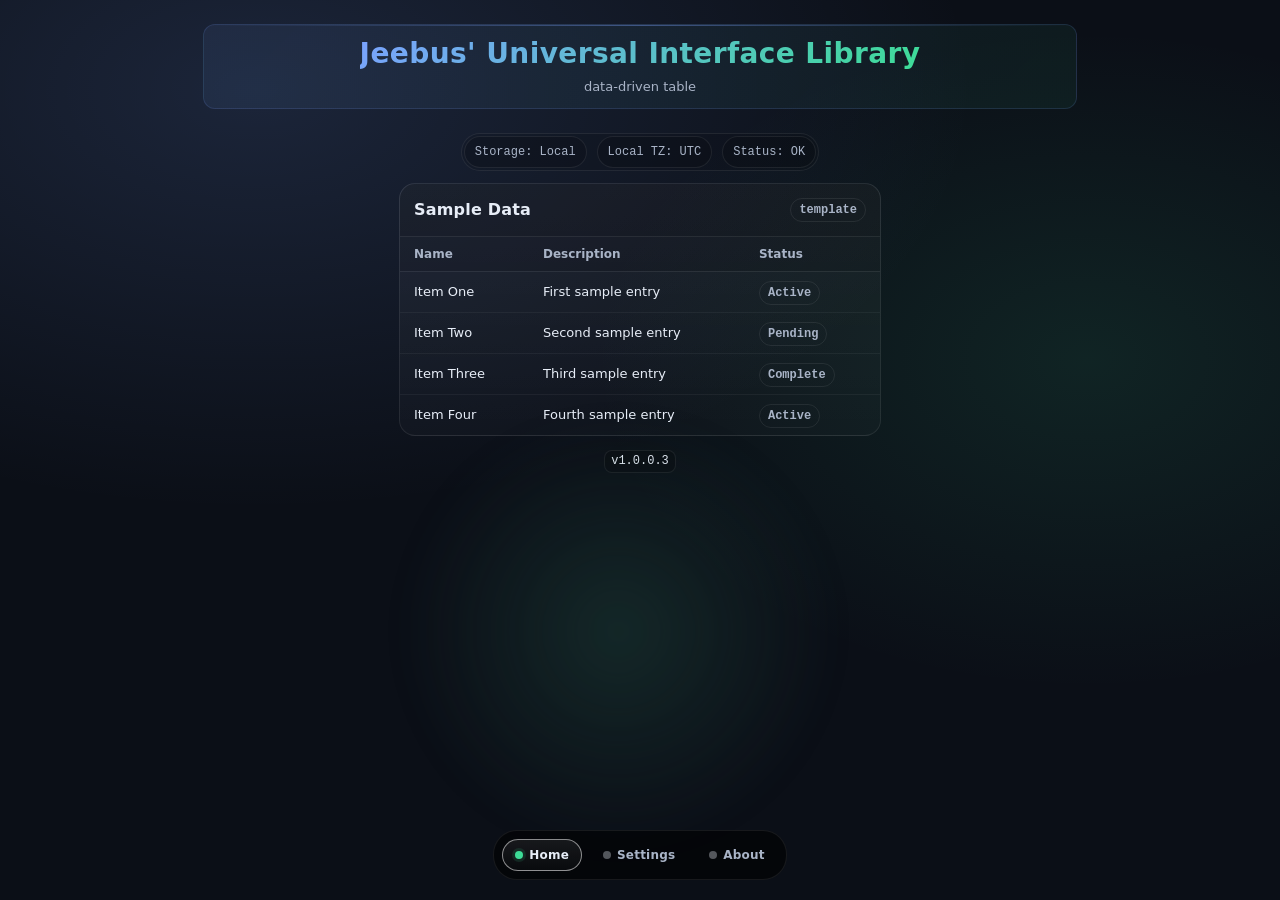
<file: index.html>
<!doctype html>
<html lang="en">
	<head>
		<meta charset="utf-8" />
		<meta name="viewport" content="width=device-width,initial-scale=1,viewport-fit=cover" />
		<meta name="theme-color" content="#0b0f17">
		<meta name="apple-mobile-web-app-capable" content="yes">
		<meta name="apple-mobile-web-app-status-bar-style" content="black-translucent">
		<title>JUIL — Jeebus' Universal Interface Library</title>
		<link rel="icon" href="favicon.ico" sizes="any">
		<link rel="shortcut icon" type="image/x-icon" href="favicon.ico">
		<link rel="stylesheet" href="./assets/site.css">
	</head>

	<body>
		<div class="wrap">
			<header>
				<div>
					<!-- I made this shit, might as well label it instead of put a placeholder on the frontend. -->
					<h1>Jeebus' Universal Interface Library</h1>
					<div class="sub">data-driven table</div>
				</div>
			</header>

			<div class="fadeWrap fadeScroll" id="toolbarFade" style="margin-bottom:12px;">
				<div class="toolbar hScroll" id="toolbarScroll">
					<div class="pill" id="storagePill">Storage: Local</div>
					<div class="pill" id="tzPill">Local TZ: —</div>
					<div class="pill" id="statusPill">Status: —</div>
				</div>
			</div>

			<div class="grid">
				<div class="card">
					<div class="head">
						<div class="title">Sample Data</div>
						<div class="tag">template</div>
					</div>
					<div class="tableScroll tableFade">
						<table>
							<thead>
								<tr>
									<th>Name</th>
									<th>Description</th>
									<th>Status</th>
								</tr>
							</thead>
							<tbody id="dataTable">
								<!-- Populated by script -->
							</tbody>
						</table>
					</div>
				</div>
			</div>

			<div class="footer" style="display:flex;justify-content:center;margin-top:14px;"><code class="inline" id="versionCode">v—</code></div>
		</div>

		<div class="tabsBar" style="width:100%;">
			<nav class="tabs"><a class="tabBtn active" data-tab="home" href="./"><span class="tabDot"></span>Home</a><a class="tabBtn" data-tab="settings" href="https://woahitsjeebus.github.io/JUIL/pages/settings/"><span class="tabDot"></span>Settings</a><a class="tabBtn" data-tab="about" href="./pages/about/"><span class="tabDot"></span>About</a></nav>
		</div>

		<script type="module">
			import {
				attachFadeToScroller,
				autoMarkActiveTab,
				initAppSettings,
				startOrbBackgroundFromSettings,
				_VERSION,
			} from "./assets/site.js"

			// Set up timezone pill
			const tz = Intl.DateTimeFormat().resolvedOptions().timeZone || "Local"
			document.getElementById("tzPill").textContent = `Local TZ: ${tz}`
			document.getElementById("versionCode").textContent = `v${_VERSION}`

			// Initialize app settings and background
			initAppSettings()
			startOrbBackgroundFromSettings({
				spawnEveryMs: 1600,
				sizeMin: 340,
				sizeMax: 720
			})
			
			// Mark active tab
			autoMarkActiveTab("home")
			
			// Attach fade scroll to toolbar
			attachFadeToScroller(document.getElementById("toolbarScroll"), document.getElementById("toolbarFade"))

			// Sample data array
			const sampleData = [
				{ name: "Item One", description: "First sample entry", status: "Active" },
				{ name: "Item Two", description: "Second sample entry", status: "Pending" },
				{ name: "Item Three", description: "Third sample entry", status: "Complete" },
				{ name: "Item Four", description: "Fourth sample entry", status: "Active" },
			]

			// Populate table from data array
			const dataTable = document.getElementById("dataTable")
			for (const item of sampleData) {
				const row = document.createElement("tr")
				
				const nameCell = document.createElement("td")
				nameCell.textContent = item.name
				
				const descCell = document.createElement("td")
				descCell.textContent = item.description
				
				const statusCell = document.createElement("td")
				const statusTag = document.createElement("span")
				statusTag.className = "tag"
				statusTag.textContent = item.status
				statusCell.appendChild(statusTag)
				
				row.appendChild(nameCell)
				row.appendChild(descCell)
				row.appendChild(statusCell)
				dataTable.appendChild(row)
			}

			document.getElementById("statusPill").textContent = "Status: OK"
		</script>
	</body>
</html>
</file>
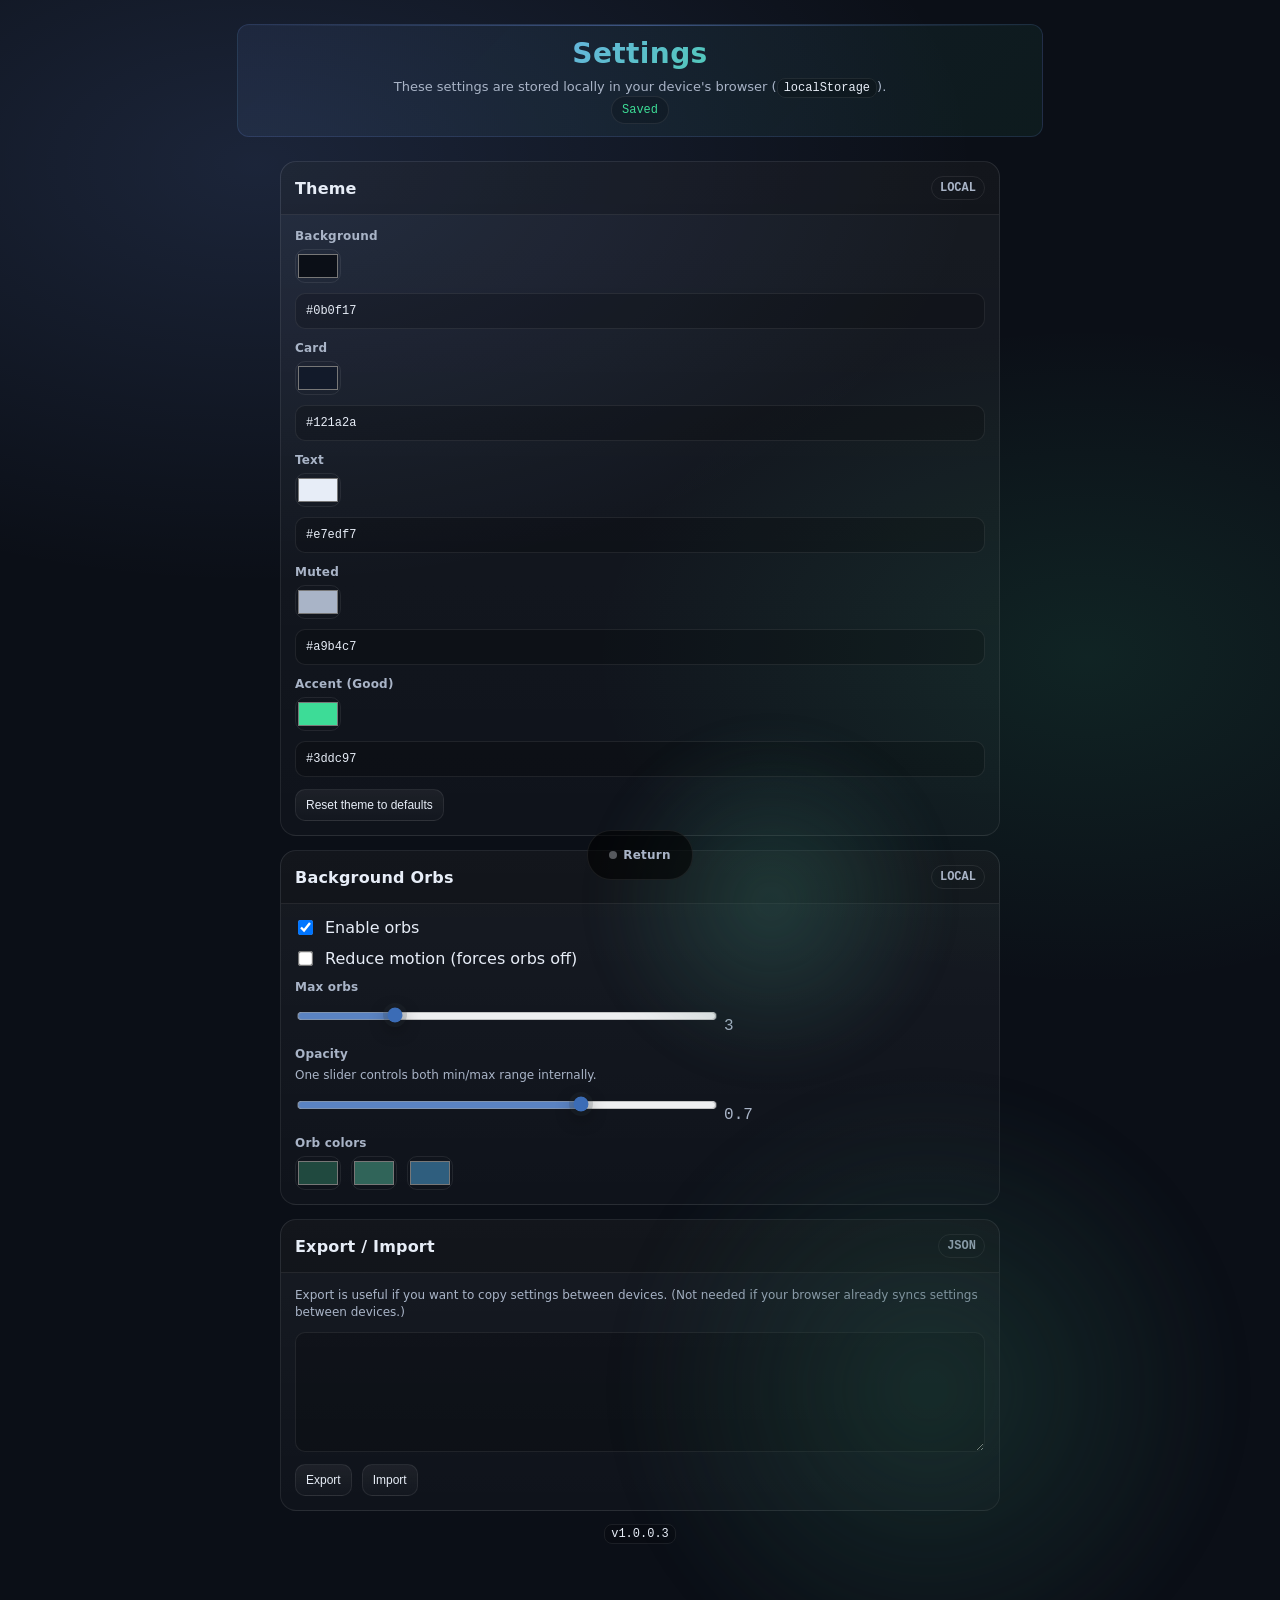
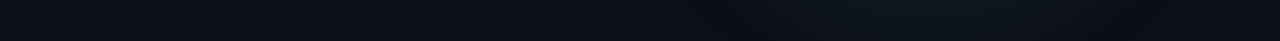
<file: pages/settings/index.html>
<!doctype html>
<html lang="en">
	<head>
		<meta charset="utf-8" />
		<meta name="viewport" content="width=device-width,initial-scale=1,viewport-fit=cover" />
		<meta name="theme-color" content="#0b0f17">
		<meta name="apple-mobile-web-app-capable" content="yes">
		<meta name="apple-mobile-web-app-status-bar-style" content="black-translucent">
		<title>Settings</title>
		<link rel="icon" href="../../favicon.ico" sizes="any">
		<link rel="stylesheet" href="../../assets/site.css">
	</head>
	<body>
		<div class="wrap">
			<header>
				<div>
					<h1>Settings</h1>
					<div class="sub">
						These settings are stored locally in your device's browser (<code class="inline">localStorage</code>).
					</div>
				</div>
				<div class="toolbar">
					<div class="okPill" id="saveState">Not saved yet</div>
				</div>
			</header>
			<div class="grid">
				<section class="card" style="width: 100%;">
					<div class="head">
						<div class="title">Theme</div>
						<div class="tag">LOCAL</div>
					</div>
					<div class="form">
						<div class="field">
							<div class="label">Background</div>
							<div class="controlRow">
								<input type="color" id="bg" />
								<input type="text" id="bgText" />
							</div>
						</div>
						<div class="field">
							<div class="label">Card</div>
							<div class="controlRow">
								<input type="color" id="card" />
								<input type="text" id="cardText" />
							</div>
						</div>
						<div class="field">
							<div class="label">Text</div>
							<div class="controlRow">
								<input type="color" id="text" />
								<input type="text" id="textText" />
							</div>
						</div>
						<div class="field">
							<div class="label">Muted</div>
							<div class="controlRow">
								<input type="color" id="muted" />
								<input type="text" id="mutedText" />
							</div>
						</div>
						<div class="field">
							<div class="label">Accent (Good)</div>
							<div class="controlRow">
								<input type="color" id="good" />
								<input type="text" id="goodText" />
							</div>
						</div>
						<div class="controlRow">
							<button class="smallBtn" id="resetThemeBtn" type="button">Reset theme to defaults</button>
						</div>
					</div>
				</section>
				<section class="card" style="width: 100%;">
					<div class="head">
						<div class="title">Background Orbs</div>
						<div class="tag">LOCAL</div>
					</div>
					<div class="form">
						<label class="switch">
						<input type="checkbox" id="orbsEnabled" />
						<span>Enable orbs</span>
						</label>
						<label class="switch">
						<input type="checkbox" id="reduceMotion" />
						<span>Reduce motion (forces orbs off)</span>
						</label>
						<div class="field">
							<div class="label">Max orbs</div>
							<div class="sliderControl">
								<input type="range" id="maxOrbs" min="1" max="10" step="1" />
								<span class="mono muted" id="maxOrbsVal">—</span>
							</div>
						</div>
						<div class="field">
							<div class="label">Opacity</div>
							<div class="help">One slider controls both min/max range internally.</div>
							<div class="sliderControl">
								<input type="range" id="orbOpacity" min="0.05" max="1" step="0.05" />
								<span class="mono muted" id="orbOpacityVal">—</span>
							</div>
						</div>
						<div class="field">
							<div class="label">Orb colors</div>
							<div class="controlRow">
								<input type="color" id="orbC0" />
								<input type="color" id="orbC1" />
								<input type="color" id="orbC2" />
							</div>
						</div>
					</div>
				</section>
				<section class="card span2" style="width: 100%;">
					<div class="head">
						<div class="title">Export / Import</div>
						<div class="tag">JSON</div>
					</div>
					<div class="form">
						<div class="help">
							Export is useful if you want to copy settings between devices. (Not needed if your browser already syncs settings between devices.)
						</div>
						<textarea id="jsonBox" spellcheck="false"></textarea>
						<div class="controlRow">
							<button class="smallBtn" id="exportBtn" type="button">Export</button>
							<button class="smallBtn" id="importBtn" type="button">Import</button>
						</div>
					</div>
				</section>
			</div>
			<!-- <div class="cornerRefresh">
				<button style="background:rgba(15, 21, 32, 0.98);" id="hardRefreshBtn" type="button" title="Refresh">↻</button>
				</div> -->
			<div class="footer">
				<code class="inline" id="versionCode">v—</code>
			</div>
			<div class="tabsBar">
				<nav class="tabs">
					<a class="tabBtn" href="javascript:void(0)" onclick="history.back()" id="returnBtn"><span class="tabDot"></span> Return</a>
				</nav>
			</div>
		</div>
		<script type="module">
			import {
				initAppSettings,
				loadAppSettings,
				saveAppSettings,
				applyAppSettings,
				getDefaultAppSettings,
				exportAppSettingsJson,
				importAppSettingsJson,
				startOrbBackgroundFromSettings,
				hardReload,
				_VERSION
			} from "../../assets/site.js";
			
			document.getElementById("versionCode").textContent = `v${_VERSION}`;
			
			initAppSettings();
			startOrbBackgroundFromSettings({ spawnEveryMs: 900, sizeMin: 300, sizeMax: 640 });
			
			const saveState = document.getElementById("saveState");
			
			const els = {
				bg: document.getElementById("bg"),
				bgText: document.getElementById("bgText"),
				card: document.getElementById("card"),
				cardText: document.getElementById("cardText"),
				text: document.getElementById("text"),
				textText: document.getElementById("textText"),
				muted: document.getElementById("muted"),
				mutedText: document.getElementById("mutedText"),
				good: document.getElementById("good"),
				goodText: document.getElementById("goodText"),
				
				resetThemeBtn: document.getElementById("resetThemeBtn"),
				
				orbsEnabled: document.getElementById("orbsEnabled"),
				reduceMotion: document.getElementById("reduceMotion"),
				maxOrbs: document.getElementById("maxOrbs"),
				maxOrbsVal: document.getElementById("maxOrbsVal"),
				orbOpacity: document.getElementById("orbOpacity"),
				orbOpacityVal: document.getElementById("orbOpacityVal"),
				orbC0: document.getElementById("orbC0"),
				orbC1: document.getElementById("orbC1"),
				orbC2: document.getElementById("orbC2"),
				
				jsonBox: document.getElementById("jsonBox"),
				exportBtn: document.getElementById("exportBtn"),
				importBtn: document.getElementById("importBtn"),
			};
			
			function setSavedPill(ok) {
				saveState.textContent = ok ? "Saved" : "Not saved";
				saveState.style.color = ok ? "var(--good)" : "var(--muted)";
			}
			
			function syncUiFromSettings(s) {
				const tv = s.themeVars;
				
				// Theme color inputs
				els.bg.value = tv.bg;
				els.bgText.value = tv.bg;
				
				els.card.value = tv.card;
				els.cardText.value = tv.card;
				
				els.text.value = tv.text;
				els.textText.value = tv.text;
				
				els.muted.value = tv.muted;
				els.mutedText.value = tv.muted;
				
				els.good.value = tv.good;
				els.goodText.value = tv.good;
				
				// Orbs
				els.orbsEnabled.checked = !!s.orbs?.enabled;
				els.reduceMotion.checked = !!s.reduceMotion;
				
				const maxOrbs = Number(s.orbs?.maxOrbs ?? 5);
				els.maxOrbs.value = String(maxOrbs);
				els.maxOrbsVal.textContent = String(maxOrbs);
				
				// opacity: if user saved a number, use it; if object, derive a sensible “max”
				const op = s.orbs?.opacity;
				let opVal = 0.6;
				if (typeof op === "number") opVal = op;
				else if (op && typeof op === "object" && typeof op.max === "number") opVal = op.max;
				els.orbOpacity.value = String(opVal);
				els.orbOpacityVal.textContent = String(opVal);
				
				const cols = Array.isArray(s.orbs?.colors) ? s.orbs.colors : ["#20493f", "#306459", "#2f5e7e"];
				els.orbC0.value = cols[0] || "#20493f";
				els.orbC1.value = cols[1] || "#306459";
				els.orbC2.value = cols[2] || "#2f5e7e";
			}
			
			function writeThemeVar(s, key, value) {
				if (!s.themeVars) s.themeVars = {};
				s.themeVars[key] = String(value || "").trim();
			}
			
			function commit(s) {
				const ok = saveAppSettings(s);
				applyAppSettings(s);
				setSavedPill(ok);
			}
			
			let S = loadAppSettings();
			applyAppSettings(S);
			syncUiFromSettings(S);
			setSavedPill(true);
			
			// Theme binding helper
			function bindColorPair(colorEl, textEl, key) {
				const onColor = () => {
					S = loadAppSettings(); // re-load to avoid stomping other controls
					writeThemeVar(S, key, colorEl.value);
					textEl.value = colorEl.value;
					commit(S);
			  };
			  const onText = () => {
			    const v = textEl.value.trim();
			    if (!v) return;
			    S = loadAppSettings();
			    writeThemeVar(S, key, v);
			    // best-effort: set color picker if valid hex
			    if (/^#([0-9a-fA-F]{6})$/.test(v)) colorEl.value = v;
			    commit(S);
			  };
			
			  colorEl.addEventListener("input", onColor);
			  textEl.addEventListener("change", onText);
			}
			
			bindColorPair(els.bg, els.bgText, "bg");
			bindColorPair(els.card, els.cardText, "card");
			bindColorPair(els.text, els.textText, "text");
			bindColorPair(els.muted, els.mutedText, "muted");
			bindColorPair(els.good, els.goodText, "good");
			
			els.resetThemeBtn.addEventListener("click", () => {
			  const d = getDefaultAppSettings();
			  S = loadAppSettings();
			  S.themeVars = d.themeVars;
			  commit(S);
			  syncUiFromSettings(S);
			});
			
			// Orbs
			els.orbsEnabled.addEventListener("change", () => {
			  S = loadAppSettings();
			  if (!S.orbs) S.orbs = {};
			  S.orbs.enabled = !!els.orbsEnabled.checked;
			  commit(S);
			});
			
			els.reduceMotion.addEventListener("change", () => {
			  S = loadAppSettings();
			  S.reduceMotion = !!els.reduceMotion.checked;
			  commit(S);
			});
			
			els.maxOrbs.addEventListener("input", () => {
			  els.maxOrbsVal.textContent = els.maxOrbs.value;
			});
			els.maxOrbs.addEventListener("change", () => {
			  S = loadAppSettings();
			  if (!S.orbs) S.orbs = {};
			  S.orbs.maxOrbs = Number(els.maxOrbs.value) || 5;
			  commit(S);
			});
			
			els.orbOpacity.addEventListener("input", () => {
			  els.orbOpacityVal.textContent = els.orbOpacity.value;
			});
			els.orbOpacity.addEventListener("change", () => {
			  S = loadAppSettings();
			  if (!S.orbs) S.orbs = {};
			  const v = Math.max(0, Math.min(1, Number(els.orbOpacity.value) || 0.6));
			  // store as {min,max} so it still feels organic
			  S.orbs.opacity = { min: Math.max(0, v - 0.25), max: v };
			  commit(S);
			});
			
			function updateOrbColors() {
			  S = loadAppSettings();
			  if (!S.orbs) S.orbs = {};
			  S.orbs.colors = [els.orbC0.value, els.orbC1.value, els.orbC2.value];
			  commit(S);
			}
			
			els.orbC0.addEventListener("input", updateOrbColors);
			els.orbC1.addEventListener("input", updateOrbColors);
			els.orbC2.addEventListener("input", updateOrbColors);
			document.getElementById("hardRefreshBtn")?.addEventListener("click", hardReload);
			
			// Export / Import
			els.exportBtn.addEventListener("click", () => {
			  els.jsonBox.value = exportAppSettingsJson();
			});
			
			els.importBtn.addEventListener("click", () => {
			  const res = importAppSettingsJson(els.jsonBox.value);
			  if (!res.ok) {
			    alert(res.error || "Import failed");
			    return;
			  }
			  S = loadAppSettings();
			  syncUiFromSettings(S);
			  setSavedPill(true);
			});
			
			// If another tab changes settings, resync UI here too
			window.addEventListener("storage", (ev) => {
			  if (ev.key !== "SCRT_SETTINGS_v1") return;
			  S = loadAppSettings();
			  syncUiFromSettings(S);
			});
		</script>
	</body>
</html>
</file>
<file: assets/site.css>
@import url("../css/general.css");
@import url("../css/apps.css");
@import url("../css/friends.css");
@import url("../css/scroll.css");
@import url("../css/tabs.css");
@import url("../css/orbs.css");
@import url("../css/settings.css");
@import url("../css/extras.css");
</file>
